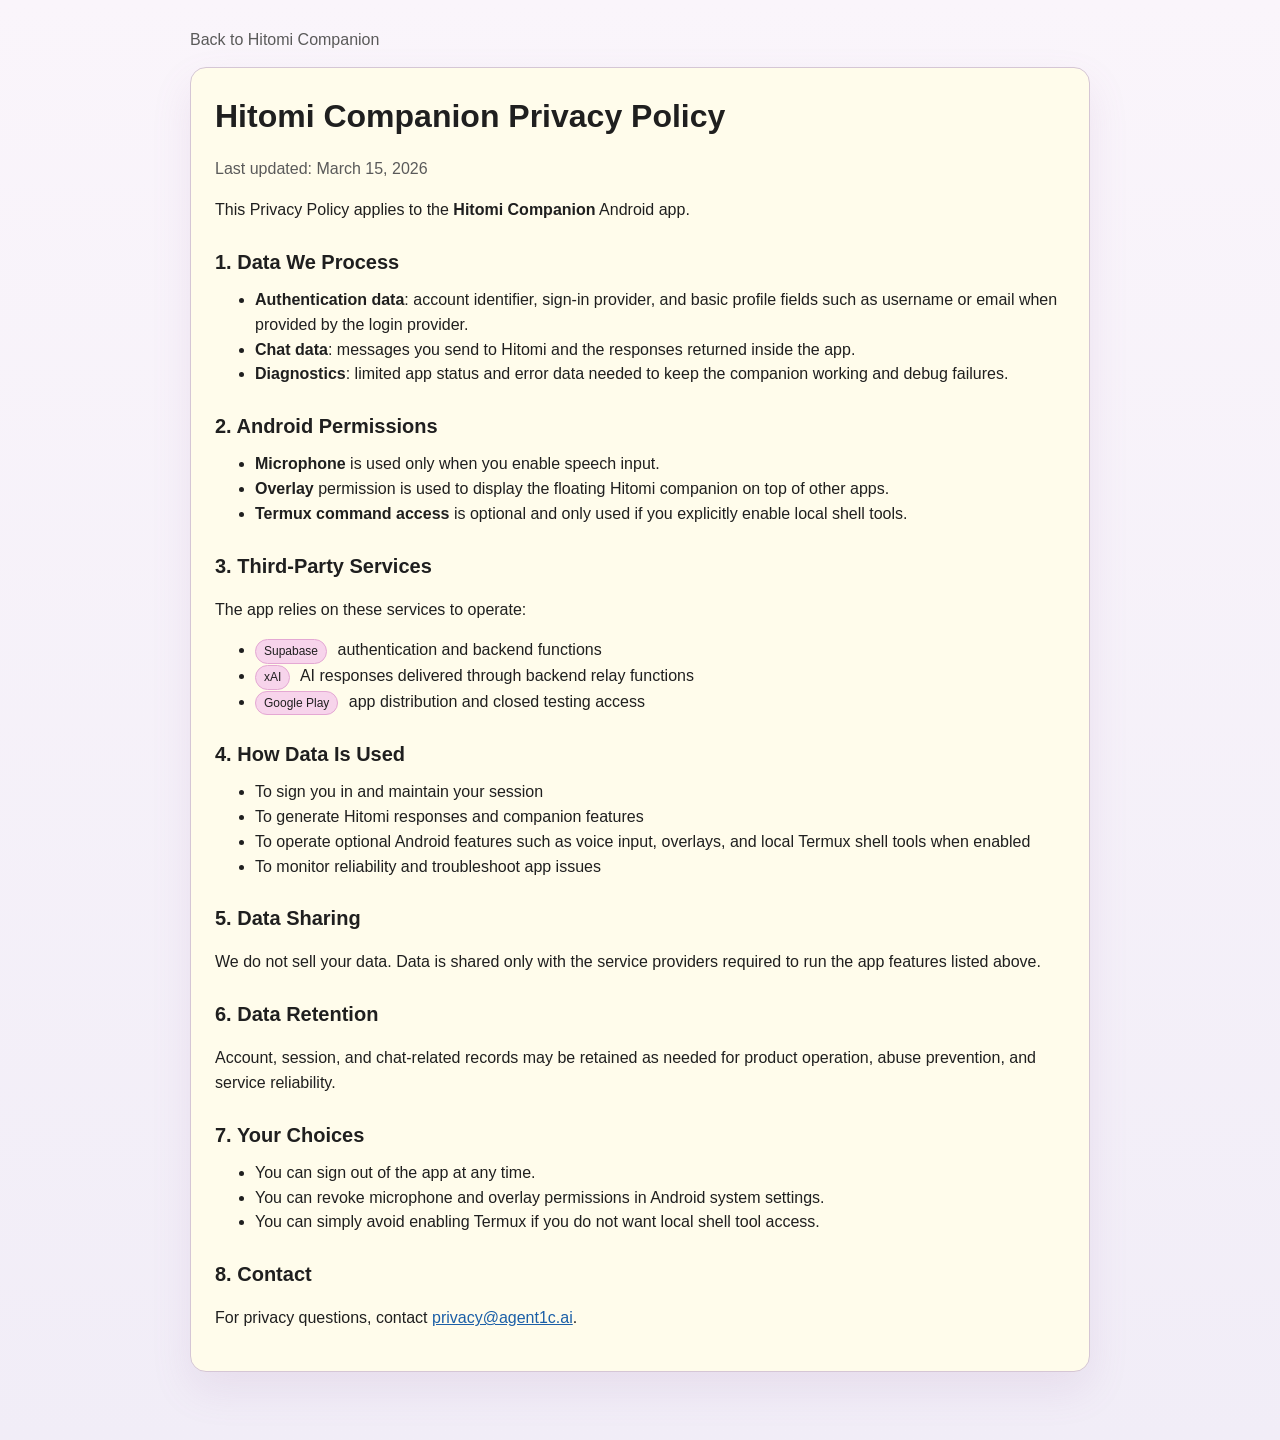
<file: privacy/index.html>
<!doctype html>
<html lang="en-US">
<head>
  <meta charset="utf-8" />
  <meta name="viewport" content="width=device-width, initial-scale=1" />
  <title>Hitomi Companion Privacy Policy</title>
  <style>
    :root {
      --bg: #f6f1f8;
      --paper: #fffceb;
      --ink: #1f1f1f;
      --muted: #5a5a5a;
      --accent: #e07ac7;
      --line: #d5c6d5;
      --link: #1b5fa7;
    }
    body {
      margin: 0;
      background: linear-gradient(180deg, #faf5fb 0%, #f1edf7 100%);
      color: var(--ink);
      font-family: "Trebuchet MS", "Verdana", sans-serif;
      line-height: 1.55;
    }
    .wrap {
      max-width: 900px;
      margin: 28px auto;
      padding: 0 16px 40px;
    }
    .card {
      background: var(--paper);
      border: 1px solid var(--line);
      border-radius: 16px;
      box-shadow: 0 18px 40px rgba(160, 107, 167, 0.12);
      padding: 24px;
    }
    h1, h2 {
      margin: 0 0 10px;
    }
    h1 {
      font-size: 32px;
    }
    h2 {
      font-size: 20px;
      margin-top: 24px;
    }
    p, li {
      color: var(--ink);
    }
    .muted {
      color: var(--muted);
    }
    a {
      color: var(--link);
    }
    ul {
      margin-top: 6px;
    }
    .badge {
      display: inline-block;
      background: #f7d4eb;
      border: 1px solid #e4a8d3;
      padding: 2px 8px;
      font-size: 12px;
      margin-right: 6px;
      border-radius: 999px;
    }
    .toplink {
      display: inline-block;
      margin-bottom: 14px;
      color: var(--muted);
      text-decoration: none;
    }
  </style>
</head>
<body>
  <main class="wrap">
    <a class="toplink" href="/">Back to Hitomi Companion</a>
    <article class="card">
      <h1>Hitomi Companion Privacy Policy</h1>
      <p class="muted">Last updated: March 15, 2026</p>
      <p>
        This Privacy Policy applies to the <strong>Hitomi Companion</strong> Android app.
      </p>

      <h2>1. Data We Process</h2>
      <ul>
        <li><strong>Authentication data</strong>: account identifier, sign-in provider, and basic profile fields such as username or email when provided by the login provider.</li>
        <li><strong>Chat data</strong>: messages you send to Hitomi and the responses returned inside the app.</li>
        <li><strong>Diagnostics</strong>: limited app status and error data needed to keep the companion working and debug failures.</li>
      </ul>

      <h2>2. Android Permissions</h2>
      <ul>
        <li><strong>Microphone</strong> is used only when you enable speech input.</li>
        <li><strong>Overlay</strong> permission is used to display the floating Hitomi companion on top of other apps.</li>
        <li><strong>Termux command access</strong> is optional and only used if you explicitly enable local shell tools.</li>
      </ul>

      <h2>3. Third-Party Services</h2>
      <p>The app relies on these services to operate:</p>
      <ul>
        <li><span class="badge">Supabase</span> authentication and backend functions</li>
        <li><span class="badge">xAI</span> AI responses delivered through backend relay functions</li>
        <li><span class="badge">Google Play</span> app distribution and closed testing access</li>
      </ul>

      <h2>4. How Data Is Used</h2>
      <ul>
        <li>To sign you in and maintain your session</li>
        <li>To generate Hitomi responses and companion features</li>
        <li>To operate optional Android features such as voice input, overlays, and local Termux shell tools when enabled</li>
        <li>To monitor reliability and troubleshoot app issues</li>
      </ul>

      <h2>5. Data Sharing</h2>
      <p>
        We do not sell your data. Data is shared only with the service providers required to run the app features listed above.
      </p>

      <h2>6. Data Retention</h2>
      <p>
        Account, session, and chat-related records may be retained as needed for product operation, abuse prevention, and service reliability.
      </p>

      <h2>7. Your Choices</h2>
      <ul>
        <li>You can sign out of the app at any time.</li>
        <li>You can revoke microphone and overlay permissions in Android system settings.</li>
        <li>You can simply avoid enabling Termux if you do not want local shell tool access.</li>
      </ul>

      <h2>8. Contact</h2>
      <p>
        For privacy questions, contact <a href="mailto:privacy@agent1c.ai">privacy@agent1c.ai</a>.
      </p>
    </article>
  </main>
</body>
</html>
</file>
